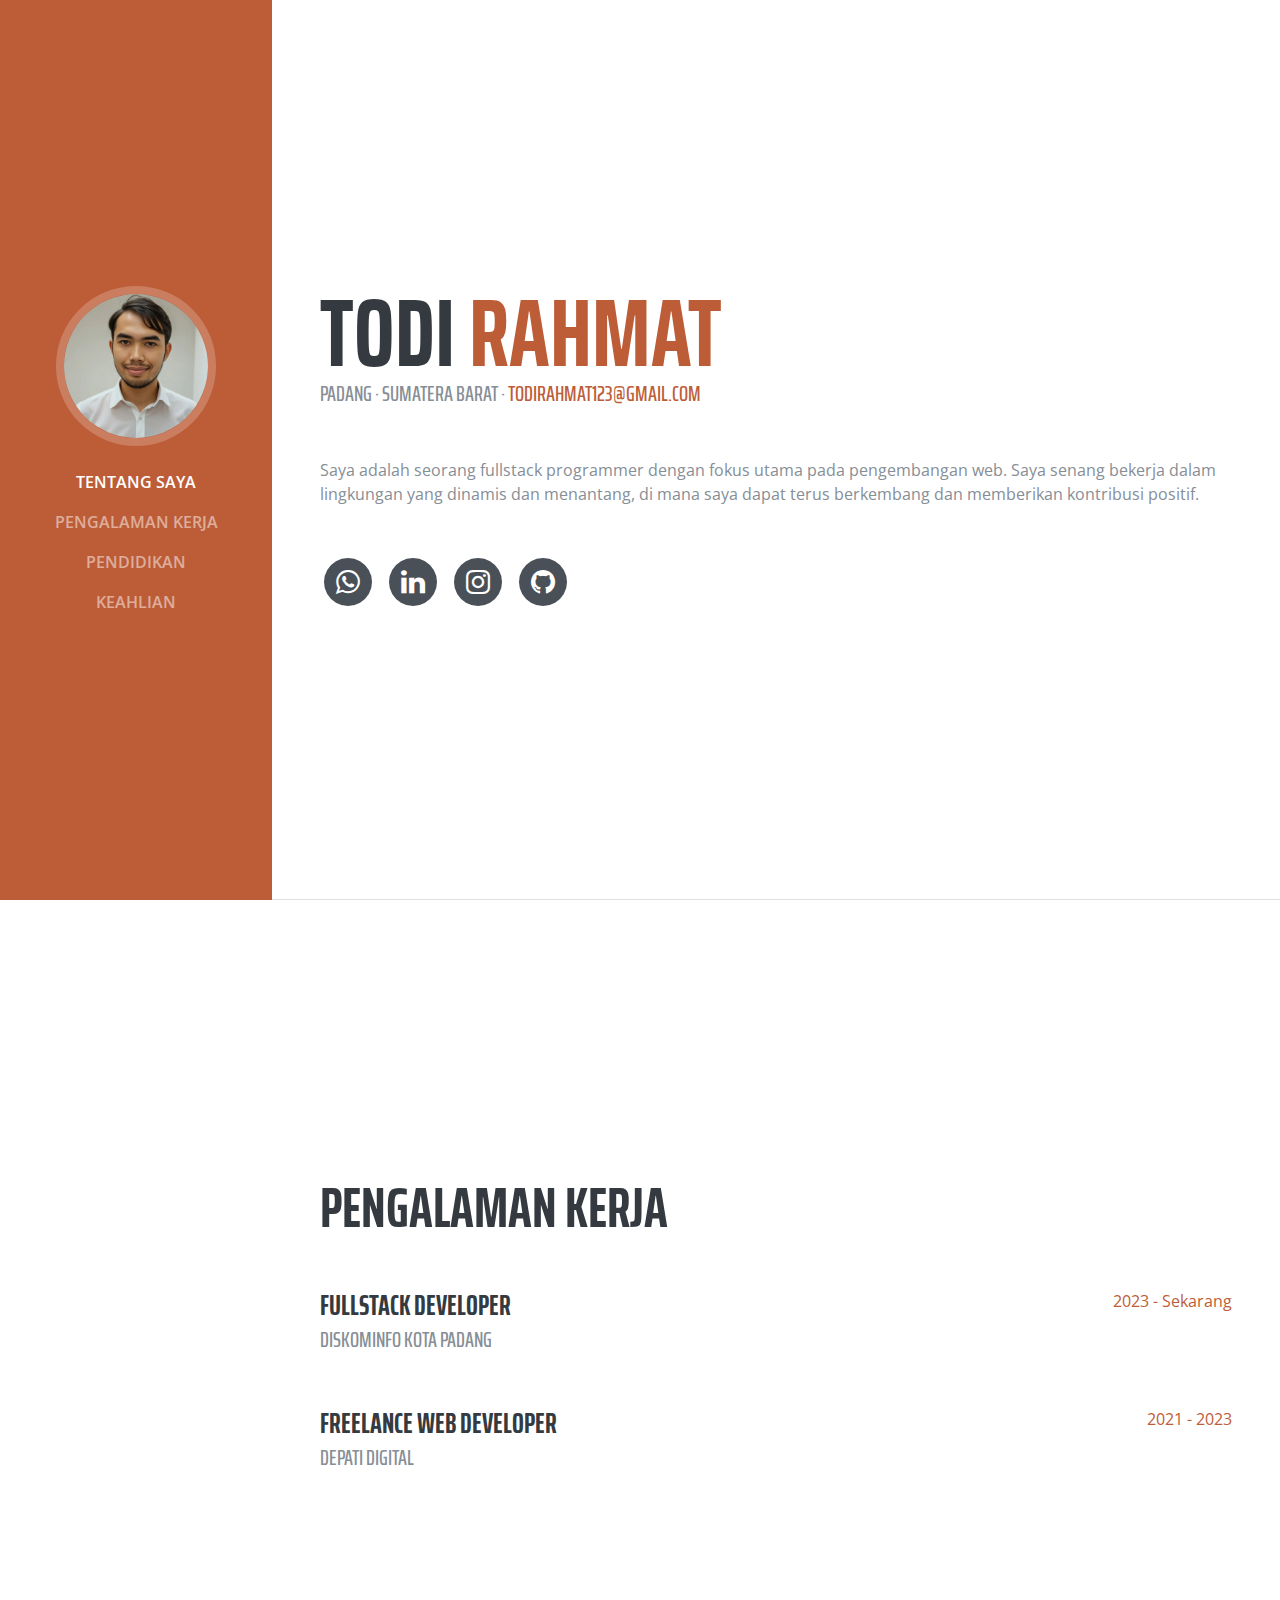
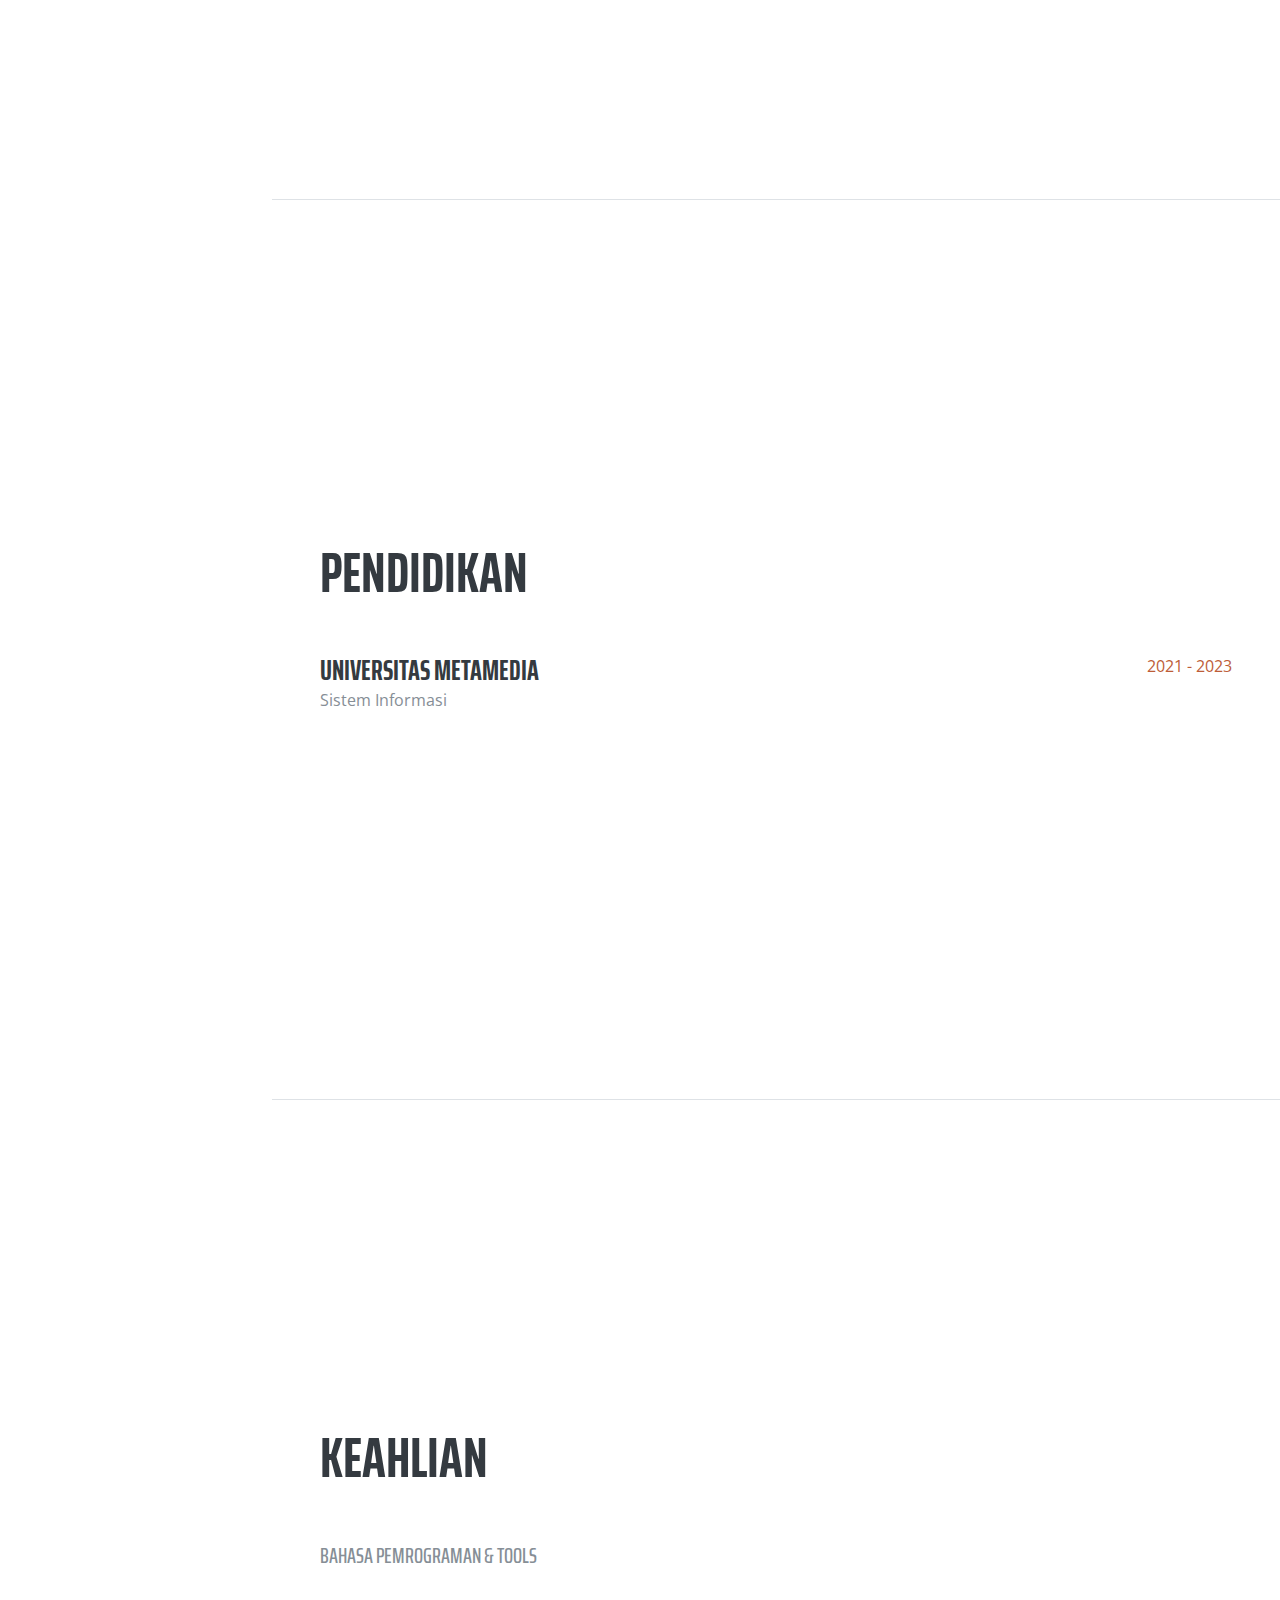
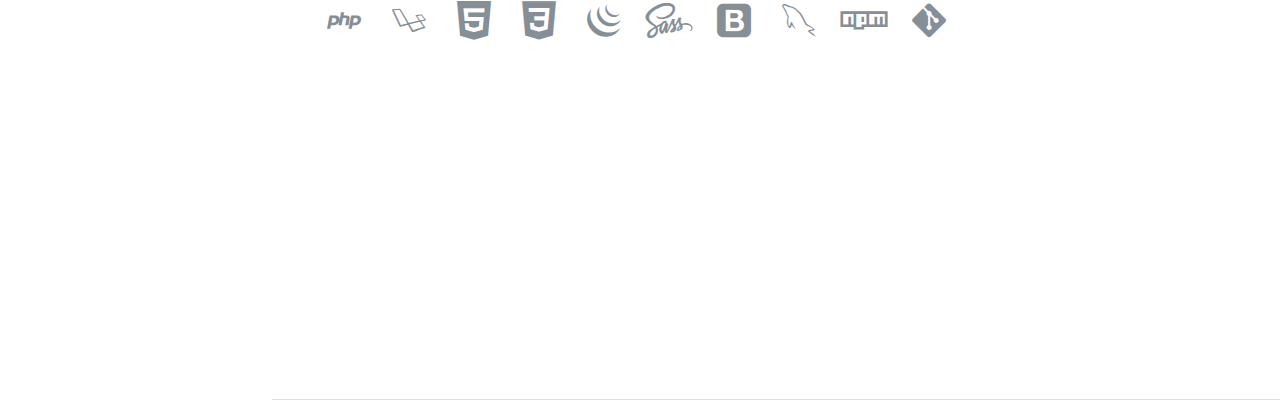
<file: old/index.html>
<!DOCTYPE html>
<html lang="en">

  <head>

    <meta charset="utf-8">
    <meta name="viewport" content="width=device-width, initial-scale=1, shrink-to-fit=no">
    <meta name="description" content="">
    <meta name="author" content="">

    <title>Todi Rahmat - Portfolio</title>

    <!-- Bootstrap core CSS -->
    <link href="vendor/bootstrap/css/bootstrap.min.css" rel="stylesheet">

    <!-- Custom fonts for this template -->
    <link href="https://fonts.googleapis.com/css?family=Saira+Extra+Condensed:100,200,300,400,500,600,700,800,900" rel="stylesheet">
    <link href="https://fonts.googleapis.com/css?family=Open+Sans:300,300i,400,400i,600,600i,700,700i,800,800i" rel="stylesheet">
    <link href="vendor/font-awesome/css/font-awesome.min.css" rel="stylesheet">
    <link href="vendor/devicons/css/devicons.min.css" rel="stylesheet">
    <link href="vendor/simple-line-icons/css/simple-line-icons.css" rel="stylesheet">

    <!-- Custom styles for this template -->
    <link href="css/resume.min.css" rel="stylesheet">

  </head>

  <body id="page-top">

    <nav class="navbar navbar-expand-lg navbar-dark bg-primary fixed-top" id="sideNav">
      <a class="navbar-brand js-scroll-trigger" href="#page-top">
        <!-- <span class="d-block d-lg-none">TR</span> -->
        <span class="d-none d-lg-block">
          <img class="img-fluid img-profile rounded-circle mx-auto mb-2" src="img/avatar.png" alt="">
        </span>
      </a>
      <button class="navbar-toggler" type="button" data-toggle="collapse" data-target="#navbarSupportedContent" aria-controls="navbarSupportedContent" aria-expanded="false" aria-label="Toggle navigation">
        <span class="navbar-toggler-icon"></span>
      </button>
      <div class="collapse navbar-collapse" id="navbarSupportedContent">
        <ul class="navbar-nav">
          <li class="nav-item">
            <a class="nav-link js-scroll-trigger" href="#about">Tentang Saya</a>
          </li>
          <li class="nav-item">
            <a class="nav-link js-scroll-trigger" href="#experience">Pengalaman Kerja</a>
          </li>
          <li class="nav-item">
            <a class="nav-link js-scroll-trigger" href="#education">Pendidikan</a>
          </li>
          <li class="nav-item">
            <a class="nav-link js-scroll-trigger" href="#skills">Keahlian</a>
          </li>
          <!-- <li class="nav-item">
            <a class="nav-link js-scroll-trigger" href="#interests">Interests</a>
          </li> -->
          <!-- <li class="nav-item">
            <a class="nav-link js-scroll-trigger" href="#awards">Awards</a>
          </li> -->
        </ul>
      </div>
    </nav>

    <div class="container-fluid p-0">

      <section class="resume-section p-3 p-lg-5 d-flex d-column" id="about">
        <div class="my-auto">
          <h1 class="mb-0">Todi
            <span class="text-primary">Rahmat</span>
          </h1>
          <div class="subheading mb-5">Padang · Sumatera Barat ·
            <a href="mailto:todirahmat123@gmail.com">todirahmat123@gmail.com</a>
          </div>
          <p class="mb-5">
            Saya adalah seorang fullstack programmer dengan fokus utama pada pengembangan
            web. Saya senang bekerja dalam lingkungan yang dinamis dan menantang, di mana
            saya dapat terus berkembang dan memberikan kontribusi positif.
          </p>
          <ul class="list-inline list-social-icons mb-0">
            <li class="list-inline-item">
              <a href="https://wa.me/6285366283735" target="_blank">
                <span class="fa-stack fa-lg">
                  <i class="fa fa-circle fa-stack-2x"></i>
                  <i class="fa fa-whatsapp fa-stack-1x fa-inverse"></i>
                </span>
              </a>
            </li>
            <li class="list-inline-item">
              <a href="https://id.linkedin.com/in/todirahmat" target="_blank">
                <span class="fa-stack fa-lg">
                  <i class="fa fa-circle fa-stack-2x"></i>
                  <i class="fa fa-linkedin fa-stack-1x fa-inverse"></i>
                </span>
              </a>
            </li>
            <li class="list-inline-item">
              <a href="https://www.instagram.com/todi_rhmt/" target="_blank">
                <span class="fa-stack fa-lg">
                  <i class="fa fa-circle fa-stack-2x"></i>
                  <i class="fa fa-instagram fa-stack-1x fa-inverse"></i>
                </span>
              </a>
            </li>
            <li class="list-inline-item">
              <a href="https://github.com/todikun" target="_blank">
                <span class="fa-stack fa-lg">
                  <i class="fa fa-circle fa-stack-2x"></i>
                  <i class="fa fa-github fa-stack-1x fa-inverse"></i>
                </span>
              </a>
            </li>
          </ul>
        </div>
      </section>

      <section class="resume-section p-3 p-lg-5 d-flex flex-column" id="experience">
        <div class="my-auto">
          <h2 class="mb-5">Pengalaman Kerja</h2>

          <div class="resume-item d-flex flex-column flex-md-row mb-5">
            <div class="resume-content mr-auto">
              <h3 class="mb-0">Fullstack Developer</h3>
              <div class="subheading mb-1">Diskominfo Kota Padang</div>
              <!-- <p>Bring to the table win-win survival strategies to ensure proactive domination. At the end of the day, going forward, a new normal that has evolved from generation X is on the runway heading towards a streamlined cloud solution. User generated content in real-time will have multiple touchpoints for offshoring.</p> -->
            </div>
            <div class="resume-date text-md-right">
              <span class="text-primary">2023 - Sekarang</span>
            </div>
          </div>

          <div class="resume-item d-flex flex-column flex-md-row mb-5">
            <div class="resume-content mr-auto">
              <h3 class="mb-0">Freelance Web Developer</h3>
              <div class="subheading mb-1">Depati Digital</div>
              <!-- <p>Bring to the table win-win survival strategies to ensure proactive domination. At the end of the day, going forward, a new normal that has evolved from generation X is on the runway heading towards a streamlined cloud solution. User generated content in real-time will have multiple touchpoints for offshoring.</p> -->
            </div>
            <div class="resume-date text-md-right">
              <span class="text-primary">2021 - 2023</span>
            </div>
          </div>

        </div>

      </section>

      <section class="resume-section p-3 p-lg-5 d-flex flex-column" id="education">
        <div class="my-auto">
          <h2 class="mb-5">Pendidikan</h2>

          <div class="resume-item d-flex flex-column flex-md-row mb-5">
            <div class="resume-content mr-auto">
              <h3 class="mb-0">Universitas Metamedia</h3>
              <!-- <div class="subheading mb-3">Bachelor of Science</div> -->
              <div>Sistem Informasi</div>
              <!-- <p>GPA: 3.23</p> -->
            </div>
            <div class="resume-date text-md-right">
              <span class="text-primary">2021 - 2023</span>
            </div>
          </div>

          <!-- <div class="resume-item d-flex flex-column flex-md-row">
            <div class="resume-content mr-auto">
              <h3 class="mb-0">James Buchanan High School</h3>
              <div class="subheading mb-3">Technology Magnet Program</div>
              <p>GPA: 3.56</p>
            </div>
            <div class="resume-date text-md-right">
              <span class="text-primary">August 2002 - May 2006</span>
            </div>
          </div> -->

        </div>
      </section>

      <section class="resume-section p-3 p-lg-5 d-flex flex-column" id="skills">
        <div class="my-auto">
          <h2 class="mb-5">Keahlian</h2>

          <div class="subheading mb-3">Bahasa Pemrograman &amp; Tools</div>
          <ul class="list-inline list-icons">
            <li class="list-inline-item">
              <i class="devicons devicons-php"></i>
            </li>
            <li class="list-inline-item">
              <i class="devicons devicons-laravel"></i>
            </li>
            <li class="list-inline-item">
              <i class="devicons devicons-html5"></i>
            </li>
            <li class="list-inline-item">
              <i class="devicons devicons-css3"></i>
            </li>
            <li class="list-inline-item">
              <i class="devicons devicons-jquery"></i>
            </li>
            <li class="list-inline-item">
              <i class="devicons devicons-sass"></i>
            </li>
            <li class="list-inline-item">
              <i class="devicons devicons-bootstrap"></i>
            </li>
            <li class="list-inline-item">
              <i class="devicons devicons-mysql"></i>
            </li>
            <li class="list-inline-item">
              <i class="devicons devicons-npm"></i>
            </li>
            <li class="list-inline-item">
              <i class="devicons devicons-git"></i>
            </li>
          </ul>

          <!-- <div class="subheading mb-3">Workflow</div>
          <ul class="fa-ul mb-0">
            <li>
              <i class="fa-li fa fa-check"></i>
              Mobile-First, Responsive Design</li>
            <li>
              <i class="fa-li fa fa-check"></i>
              Cross Browser Testing &amp; Debugging</li>
            <li>
              <i class="fa-li fa fa-check"></i>
              Cross Functional Teams</li>
            <li>
              <i class="fa-li fa fa-check"></i>
              Agile Development &amp; Scrum</li>
          </ul> -->
        </div>
      </section>

      <!-- <section class="resume-section p-3 p-lg-5 d-flex flex-column" id="interests">
        <div class="my-auto">
          <h2 class="mb-5">Interests</h2>
          <p>Apart from being a web developer, I enjoy most of my time being outdoors. In the winter, I am an avid skiier and novice ice climber. During the warmer months here in Colorado, I enjoy mountain biking, free climbing, and kayaking.</p>
          <p class="mb-0">When forced indoors, I follow a number of sci-fi and fantasy genre movies and television shows, I am an aspiring chef, and I spend a large amount of my free time exploring the latest technolgy advancements in the front-end web development world.</p>
        </div>
      </section> -->

      <!-- <section class="resume-section p-3 p-lg-5 d-flex flex-column" id="awards">
        <div class="my-auto">
          <h2 class="mb-5">Awards &amp; Certifications</h2>
          <ul class="fa-ul mb-0">
            <li>
              <i class="fa-li fa fa-trophy text-warning"></i>
              Google Analytics Certified Developer</li>
            <li>
              <i class="fa-li fa fa-trophy text-warning"></i>
              Mobile Web Specialist - Google Certification</li>
            <li>
              <i class="fa-li fa fa-trophy text-warning"></i>
              1<sup>st</sup>
              Place - University of Colorado Boulder - Emerging Tech Competition 2009</li>
            <li>
              <i class="fa-li fa fa-trophy text-warning"></i>
              1<sup>st</sup>
              Place - University of Colorado Boulder - Adobe Creative Jam 2008 (UI Design Category)</li>
            <li>
              <i class="fa-li fa fa-trophy text-warning"></i>
              2<sup>nd</sup>
              Place - University of Colorado Boulder - Emerging Tech Competition 2008</li>
            <li>
            <li>
              <i class="fa-li fa fa-trophy text-warning"></i>
              1<sup>st</sup>
              Place - James Buchanan High School - Hackathon 2006</li>
            <li>
              <i class="fa-li fa fa-trophy text-warning"></i>
              3<sup>rd</sup>
              Place - James Buchanan High School - Hackathon 2005</li>
          </ul>
        </div>
      </section> -->

    </div>

    <!-- Bootstrap core JavaScript -->
    <script src="vendor/jquery/jquery.min.js"></script>
    <script src="vendor/bootstrap/js/bootstrap.bundle.min.js"></script>

    <!-- Plugin JavaScript -->
    <script src="vendor/jquery-easing/jquery.easing.min.js"></script>

    <!-- Custom scripts for this template -->
    <script src="js/resume.min.js"></script>

  </body>

</html>
</file>
<file: old/vendor/simple-line-icons/css/simple-line-icons.css>
@font-face {
  font-family: 'simple-line-icons';
  src: url('../fonts/Simple-Line-Icons.eot?v=2.4.0');
  src: url('../fonts/Simple-Line-Icons.eot?v=2.4.0#iefix') format('embedded-opentype'), url('../fonts/Simple-Line-Icons.woff2?v=2.4.0') format('woff2'), url('../fonts/Simple-Line-Icons.ttf?v=2.4.0') format('truetype'), url('../fonts/Simple-Line-Icons.woff?v=2.4.0') format('woff'), url('../fonts/Simple-Line-Icons.svg?v=2.4.0#simple-line-icons') format('svg');
  font-weight: normal;
  font-style: normal;
}
/*
 Use the following CSS code if you want to have a class per icon.
 Instead of a list of all class selectors, you can use the generic [class*="icon-"] selector, but it's slower:
*/
.icon-user,
.icon-people,
.icon-user-female,
.icon-user-follow,
.icon-user-following,
.icon-user-unfollow,
.icon-login,
.icon-logout,
.icon-emotsmile,
.icon-phone,
.icon-call-end,
.icon-call-in,
.icon-call-out,
.icon-map,
.icon-location-pin,
.icon-direction,
.icon-directions,
.icon-compass,
.icon-layers,
.icon-menu,
.icon-list,
.icon-options-vertical,
.icon-options,
.icon-arrow-down,
.icon-arrow-left,
.icon-arrow-right,
.icon-arrow-up,
.icon-arrow-up-circle,
.icon-arrow-left-circle,
.icon-arrow-right-circle,
.icon-arrow-down-circle,
.icon-check,
.icon-clock,
.icon-plus,
.icon-minus,
.icon-close,
.icon-event,
.icon-exclamation,
.icon-organization,
.icon-trophy,
.icon-screen-smartphone,
.icon-screen-desktop,
.icon-plane,
.icon-notebook,
.icon-mustache,
.icon-mouse,
.icon-magnet,
.icon-energy,
.icon-disc,
.icon-cursor,
.icon-cursor-move,
.icon-crop,
.icon-chemistry,
.icon-speedometer,
.icon-shield,
.icon-screen-tablet,
.icon-magic-wand,
.icon-hourglass,
.icon-graduation,
.icon-ghost,
.icon-game-controller,
.icon-fire,
.icon-eyeglass,
.icon-envelope-open,
.icon-envelope-letter,
.icon-bell,
.icon-badge,
.icon-anchor,
.icon-wallet,
.icon-vector,
.icon-speech,
.icon-puzzle,
.icon-printer,
.icon-present,
.icon-playlist,
.icon-pin,
.icon-picture,
.icon-handbag,
.icon-globe-alt,
.icon-globe,
.icon-folder-alt,
.icon-folder,
.icon-film,
.icon-feed,
.icon-drop,
.icon-drawer,
.icon-docs,
.icon-doc,
.icon-diamond,
.icon-cup,
.icon-calculator,
.icon-bubbles,
.icon-briefcase,
.icon-book-open,
.icon-basket-loaded,
.icon-basket,
.icon-bag,
.icon-action-undo,
.icon-action-redo,
.icon-wrench,
.icon-umbrella,
.icon-trash,
.icon-tag,
.icon-support,
.icon-frame,
.icon-size-fullscreen,
.icon-size-actual,
.icon-shuffle,
.icon-share-alt,
.icon-share,
.icon-rocket,
.icon-question,
.icon-pie-chart,
.icon-pencil,
.icon-note,
.icon-loop,
.icon-home,
.icon-grid,
.icon-graph,
.icon-microphone,
.icon-music-tone-alt,
.icon-music-tone,
.icon-earphones-alt,
.icon-earphones,
.icon-equalizer,
.icon-like,
.icon-dislike,
.icon-control-start,
.icon-control-rewind,
.icon-control-play,
.icon-control-pause,
.icon-control-forward,
.icon-control-end,
.icon-volume-1,
.icon-volume-2,
.icon-volume-off,
.icon-calendar,
.icon-bulb,
.icon-chart,
.icon-ban,
.icon-bubble,
.icon-camrecorder,
.icon-camera,
.icon-cloud-download,
.icon-cloud-upload,
.icon-envelope,
.icon-eye,
.icon-flag,
.icon-heart,
.icon-info,
.icon-key,
.icon-link,
.icon-lock,
.icon-lock-open,
.icon-magnifier,
.icon-magnifier-add,
.icon-magnifier-remove,
.icon-paper-clip,
.icon-paper-plane,
.icon-power,
.icon-refresh,
.icon-reload,
.icon-settings,
.icon-star,
.icon-symbol-female,
.icon-symbol-male,
.icon-target,
.icon-credit-card,
.icon-paypal,
.icon-social-tumblr,
.icon-social-twitter,
.icon-social-facebook,
.icon-social-instagram,
.icon-social-linkedin,
.icon-social-pinterest,
.icon-social-github,
.icon-social-google,
.icon-social-reddit,
.icon-social-skype,
.icon-social-dribbble,
.icon-social-behance,
.icon-social-foursqare,
.icon-social-soundcloud,
.icon-social-spotify,
.icon-social-stumbleupon,
.icon-social-youtube,
.icon-social-dropbox,
.icon-social-vkontakte,
.icon-social-steam {
  font-family: 'simple-line-icons';
  speak: none;
  font-style: normal;
  font-weight: normal;
  font-variant: normal;
  text-transform: none;
  line-height: 1;
  /* Better Font Rendering =========== */
  -webkit-font-smoothing: antialiased;
  -moz-osx-font-smoothing: grayscale;
}
.icon-user:before {
  content: "\e005";
}
.icon-people:before {
  content: "\e001";
}
.icon-user-female:before {
  content: "\e000";
}
.icon-user-follow:before {
  content: "\e002";
}
.icon-user-following:before {
  content: "\e003";
}
.icon-user-unfollow:before {
  content: "\e004";
}
.icon-login:before {
  content: "\e066";
}
.icon-logout:before {
  content: "\e065";
}
.icon-emotsmile:before {
  content: "\e021";
}
.icon-phone:before {
  content: "\e600";
}
.icon-call-end:before {
  content: "\e048";
}
.icon-call-in:before {
  content: "\e047";
}
.icon-call-out:before {
  content: "\e046";
}
.icon-map:before {
  content: "\e033";
}
.icon-location-pin:before {
  content: "\e096";
}
.icon-direction:before {
  content: "\e042";
}
.icon-directions:before {
  content: "\e041";
}
.icon-compass:before {
  content: "\e045";
}
.icon-layers:before {
  content: "\e034";
}
.icon-menu:before {
  content: "\e601";
}
.icon-list:before {
  content: "\e067";
}
.icon-options-vertical:before {
  content: "\e602";
}
.icon-options:before {
  content: "\e603";
}
.icon-arrow-down:before {
  content: "\e604";
}
.icon-arrow-left:before {
  content: "\e605";
}
.icon-arrow-right:before {
  content: "\e606";
}
.icon-arrow-up:before {
  content: "\e607";
}
.icon-arrow-up-circle:before {
  content: "\e078";
}
.icon-arrow-left-circle:before {
  content: "\e07a";
}
.icon-arrow-right-circle:before {
  content: "\e079";
}
.icon-arrow-down-circle:before {
  content: "\e07b";
}
.icon-check:before {
  content: "\e080";
}
.icon-clock:before {
  content: "\e081";
}
.icon-plus:before {
  content: "\e095";
}
.icon-minus:before {
  content: "\e615";
}
.icon-close:before {
  content: "\e082";
}
.icon-event:before {
  content: "\e619";
}
.icon-exclamation:before {
  content: "\e617";
}
.icon-organization:before {
  content: "\e616";
}
.icon-trophy:before {
  content: "\e006";
}
.icon-screen-smartphone:before {
  content: "\e010";
}
.icon-screen-desktop:before {
  content: "\e011";
}
.icon-plane:before {
  content: "\e012";
}
.icon-notebook:before {
  content: "\e013";
}
.icon-mustache:before {
  content: "\e014";
}
.icon-mouse:before {
  content: "\e015";
}
.icon-magnet:before {
  content: "\e016";
}
.icon-energy:before {
  content: "\e020";
}
.icon-disc:before {
  content: "\e022";
}
.icon-cursor:before {
  content: "\e06e";
}
.icon-cursor-move:before {
  content: "\e023";
}
.icon-crop:before {
  content: "\e024";
}
.icon-chemistry:before {
  content: "\e026";
}
.icon-speedometer:before {
  content: "\e007";
}
.icon-shield:before {
  content: "\e00e";
}
.icon-screen-tablet:before {
  content: "\e00f";
}
.icon-magic-wand:before {
  content: "\e017";
}
.icon-hourglass:before {
  content: "\e018";
}
.icon-graduation:before {
  content: "\e019";
}
.icon-ghost:before {
  content: "\e01a";
}
.icon-game-controller:before {
  content: "\e01b";
}
.icon-fire:before {
  content: "\e01c";
}
.icon-eyeglass:before {
  content: "\e01d";
}
.icon-envelope-open:before {
  content: "\e01e";
}
.icon-envelope-letter:before {
  content: "\e01f";
}
.icon-bell:before {
  content: "\e027";
}
.icon-badge:before {
  content: "\e028";
}
.icon-anchor:before {
  content: "\e029";
}
.icon-wallet:before {
  content: "\e02a";
}
.icon-vector:before {
  content: "\e02b";
}
.icon-speech:before {
  content: "\e02c";
}
.icon-puzzle:before {
  content: "\e02d";
}
.icon-printer:before {
  content: "\e02e";
}
.icon-present:before {
  content: "\e02f";
}
.icon-playlist:before {
  content: "\e030";
}
.icon-pin:before {
  content: "\e031";
}
.icon-picture:before {
  content: "\e032";
}
.icon-handbag:before {
  content: "\e035";
}
.icon-globe-alt:before {
  content: "\e036";
}
.icon-globe:before {
  content: "\e037";
}
.icon-folder-alt:before {
  content: "\e039";
}
.icon-folder:before {
  content: "\e089";
}
.icon-film:before {
  content: "\e03a";
}
.icon-feed:before {
  content: "\e03b";
}
.icon-drop:before {
  content: "\e03e";
}
.icon-drawer:before {
  content: "\e03f";
}
.icon-docs:before {
  content: "\e040";
}
.icon-doc:before {
  content: "\e085";
}
.icon-diamond:before {
  content: "\e043";
}
.icon-cup:before {
  content: "\e044";
}
.icon-calculator:before {
  content: "\e049";
}
.icon-bubbles:before {
  content: "\e04a";
}
.icon-briefcase:before {
  content: "\e04b";
}
.icon-book-open:before {
  content: "\e04c";
}
.icon-basket-loaded:before {
  content: "\e04d";
}
.icon-basket:before {
  content: "\e04e";
}
.icon-bag:before {
  content: "\e04f";
}
.icon-action-undo:before {
  content: "\e050";
}
.icon-action-redo:before {
  content: "\e051";
}
.icon-wrench:before {
  content: "\e052";
}
.icon-umbrella:before {
  content: "\e053";
}
.icon-trash:before {
  content: "\e054";
}
.icon-tag:before {
  content: "\e055";
}
.icon-support:before {
  content: "\e056";
}
.icon-frame:before {
  content: "\e038";
}
.icon-size-fullscreen:before {
  content: "\e057";
}
.icon-size-actual:before {
  content: "\e058";
}
.icon-shuffle:before {
  content: "\e059";
}
.icon-share-alt:before {
  content: "\e05a";
}
.icon-share:before {
  content: "\e05b";
}
.icon-rocket:before {
  content: "\e05c";
}
.icon-question:before {
  content: "\e05d";
}
.icon-pie-chart:before {
  content: "\e05e";
}
.icon-pencil:before {
  content: "\e05f";
}
.icon-note:before {
  content: "\e060";
}
.icon-loop:before {
  content: "\e064";
}
.icon-home:before {
  content: "\e069";
}
.icon-grid:before {
  content: "\e06a";
}
.icon-graph:before {
  content: "\e06b";
}
.icon-microphone:before {
  content: "\e063";
}
.icon-music-tone-alt:before {
  content: "\e061";
}
.icon-music-tone:before {
  content: "\e062";
}
.icon-earphones-alt:before {
  content: "\e03c";
}
.icon-earphones:before {
  content: "\e03d";
}
.icon-equalizer:before {
  content: "\e06c";
}
.icon-like:before {
  content: "\e068";
}
.icon-dislike:before {
  content: "\e06d";
}
.icon-control-start:before {
  content: "\e06f";
}
.icon-control-rewind:before {
  content: "\e070";
}
.icon-control-play:before {
  content: "\e071";
}
.icon-control-pause:before {
  content: "\e072";
}
.icon-control-forward:before {
  content: "\e073";
}
.icon-control-end:before {
  content: "\e074";
}
.icon-volume-1:before {
  content: "\e09f";
}
.icon-volume-2:before {
  content: "\e0a0";
}
.icon-volume-off:before {
  content: "\e0a1";
}
.icon-calendar:before {
  content: "\e075";
}
.icon-bulb:before {
  content: "\e076";
}
.icon-chart:before {
  content: "\e077";
}
.icon-ban:before {
  content: "\e07c";
}
.icon-bubble:before {
  content: "\e07d";
}
.icon-camrecorder:before {
  content: "\e07e";
}
.icon-camera:before {
  content: "\e07f";
}
.icon-cloud-download:before {
  content: "\e083";
}
.icon-cloud-upload:before {
  content: "\e084";
}
.icon-envelope:before {
  content: "\e086";
}
.icon-eye:before {
  content: "\e087";
}
.icon-flag:before {
  content: "\e088";
}
.icon-heart:before {
  content: "\e08a";
}
.icon-info:before {
  content: "\e08b";
}
.icon-key:before {
  content: "\e08c";
}
.icon-link:before {
  content: "\e08d";
}
.icon-lock:before {
  content: "\e08e";
}
.icon-lock-open:before {
  content: "\e08f";
}
.icon-magnifier:before {
  content: "\e090";
}
.icon-magnifier-add:before {
  content: "\e091";
}
.icon-magnifier-remove:before {
  content: "\e092";
}
.icon-paper-clip:before {
  content: "\e093";
}
.icon-paper-plane:before {
  content: "\e094";
}
.icon-power:before {
  content: "\e097";
}
.icon-refresh:before {
  content: "\e098";
}
.icon-reload:before {
  content: "\e099";
}
.icon-settings:before {
  content: "\e09a";
}
.icon-star:before {
  content: "\e09b";
}
.icon-symbol-female:before {
  content: "\e09c";
}
.icon-symbol-male:before {
  content: "\e09d";
}
.icon-target:before {
  content: "\e09e";
}
.icon-credit-card:before {
  content: "\e025";
}
.icon-paypal:before {
  content: "\e608";
}
.icon-social-tumblr:before {
  content: "\e00a";
}
.icon-social-twitter:before {
  content: "\e009";
}
.icon-social-facebook:before {
  content: "\e00b";
}
.icon-social-instagram:before {
  content: "\e609";
}
.icon-social-linkedin:before {
  content: "\e60a";
}
.icon-social-pinterest:before {
  content: "\e60b";
}
.icon-social-github:before {
  content: "\e60c";
}
.icon-social-google:before {
  content: "\e60d";
}
.icon-social-reddit:before {
  content: "\e60e";
}
.icon-social-skype:before {
  content: "\e60f";
}
.icon-social-dribbble:before {
  content: "\e00d";
}
.icon-social-behance:before {
  content: "\e610";
}
.icon-social-foursqare:before {
  content: "\e611";
}
.icon-social-soundcloud:before {
  content: "\e612";
}
.icon-social-spotify:before {
  content: "\e613";
}
.icon-social-stumbleupon:before {
  content: "\e614";
}
.icon-social-youtube:before {
  content: "\e008";
}
.icon-social-dropbox:before {
  content: "\e00c";
}
.icon-social-vkontakte:before {
  content: "\e618";
}
.icon-social-steam:before {
  content: "\e620";
}
</file>
<file: old/vendor/devicons/css/devicons.min.css>
/*!
 *  Devicons 1.8.0 made by Theodore Vorillas / http://vorillaz.com 
 */
@font-face{font-family:devicons;src:url(../fonts/devicons.eot?xqxft6);src:url(../fonts/devicons.eot?#iefixxqxft6) format("embedded-opentype"),url(../fonts/devicons.woff?xqxft6) format("woff"),url(../fonts/devicons.ttf?xqxft6) format("truetype"),url(../fonts/devicons.svg?xqxft6#devicons) format("svg");font-weight:400;font-style:normal}.devicons{font-family:devicons;speak:none;font-style:normal;font-weight:400;font-variant:normal;text-transform:none;line-height:1;-webkit-font-smoothing:antialiased;-moz-osx-font-smoothing:grayscale}.devicons-git:before{content:"\e602"}.devicons-git_compare:before{content:"\e628"}.devicons-git_branch:before{content:"\e625"}.devicons-git_commit:before{content:"\e629"}.devicons-git_pull_request:before{content:"\e626"}.devicons-git_merge:before{content:"\e627"}.devicons-bitbucket:before{content:"\e603"}.devicons-github_alt:before{content:"\e608"}.devicons-github_badge:before{content:"\e609"}.devicons-github:before{content:"\e60a"}.devicons-github_full:before{content:"\e617"}.devicons-java:before{content:"\e638"}.devicons-ruby:before{content:"\e639"}.devicons-scala:before{content:"\e637"}.devicons-python:before{content:"\e63c"}.devicons-go:before{content:"\e624"}.devicons-ruby_on_rails:before{content:"\e63b"}.devicons-django:before{content:"\e61d"}.devicons-markdown:before{content:"\e63e"}.devicons-php:before{content:"\e63d"}.devicons-mysql:before{content:"\e604"}.devicons-streamline:before{content:"\e605"}.devicons-database:before{content:"\e606"}.devicons-laravel:before{content:"\e63f"}.devicons-javascript:before{content:"\e64e"}.devicons-angular:before{content:"\e653"}.devicons-backbone:before{content:"\e652"}.devicons-coffeescript:before{content:"\e651"}.devicons-jquery:before{content:"\e650"}.devicons-modernizr:before{content:"\e620"}.devicons-jquery_ui:before{content:"\e654"}.devicons-ember:before{content:"\e61b"}.devicons-dojo:before{content:"\e61c"}.devicons-nodejs:before{content:"\e619"}.devicons-nodejs_small:before{content:"\e618"}.devicons-javascript_shield:before{content:"\e64f"}.devicons-bootstrap:before{content:"\e647"}.devicons-sass:before{content:"\e64b"}.devicons-css3_full:before{content:"\e64a"}.devicons-css3:before{content:"\e649"}.devicons-html5:before{content:"\e636"}.devicons-html5_multimedia:before{content:"\e632"}.devicons-html5_device_access:before{content:"\e633"}.devicons-html5_3d_effects:before{content:"\e635"}.devicons-html5_connectivity:before{content:"\e634"}.devicons-ghost_small:before{content:"\e614"}.devicons-ghost:before{content:"\e61f"}.devicons-magento:before{content:"\e640"}.devicons-joomla:before{content:"\e641"}.devicons-jekyll_small:before{content:"\e60d"}.devicons-drupal:before{content:"\e642"}.devicons-wordpress:before{content:"\e60b"}.devicons-grunt:before{content:"\e64c"}.devicons-bower:before{content:"\e64d"}.devicons-npm:before{content:"\e61e"}.devicons-yahoo_small:before{content:"\e62b"}.devicons-yahoo:before{content:"\e615"}.devicons-bing_small:before{content:"\e600"}.devicons-windows:before{content:"\e60f"}.devicons-linux:before{content:"\e612"}.devicons-ubuntu:before{content:"\e63a"}.devicons-android:before{content:"\e60e"}.devicons-apple:before{content:"\e611"}.devicons-appstore:before{content:"\e613"}.devicons-phonegap:before{content:"\e630"}.devicons-blackberry:before{content:"\e623"}.devicons-stackoverflow:before{content:"\e610"}.devicons-techcrunch:before{content:"\e62c"}.devicons-codrops:before{content:"\e62f"}.devicons-css_tricks:before{content:"\e601"}.devicons-smashing_magazine:before{content:"\e62d"}.devicons-netmagazine:before{content:"\e62e"}.devicons-codepen:before{content:"\e616"}.devicons-cssdeck:before{content:"\e62a"}.devicons-hackernews:before{content:"\e61a"}.devicons-dropbox:before{content:"\e607"}.devicons-google_drive:before{content:"\e631"}.devicons-visualstudio:before{content:"\e60c"}.devicons-unity_small:before{content:"\e621"}.devicons-raspberry_pi:before{content:"\e622"}.devicons-chrome:before{content:"\e643"}.devicons-ie:before{content:"\e644"}.devicons-firefox:before{content:"\e645"}.devicons-opera:before{content:"\e646"}.devicons-safari:before{content:"\e648"}.devicons-swift:before{content:"\e655"}.devicons-symfony:before{content:"\e656"}.devicons-symfony_badge:before{content:"\e657"}.devicons-less:before{content:"\e658"}.devicons-stylus:before{content:"\e659"}.devicons-trello:before{content:"\e65a"}.devicons-atlassian:before{content:"\e65b"}.devicons-jira:before{content:"\e65c"}.devicons-envato:before{content:"\e65d"}.devicons-snap_svg:before{content:"\e65e"}.devicons-raphael:before{content:"\e65f"}.devicons-google_analytics:before{content:"\e660"}.devicons-compass:before{content:"\e661"}.devicons-onedrive:before{content:"\e662"}.devicons-gulp:before{content:"\e663"}.devicons-atom:before{content:"\e664"}.devicons-cisco:before{content:"\e665"}.devicons-nancy:before{content:"\e666"}.devicons-clojure:before{content:"\e668"}.devicons-clojure_alt:before{content:"\e66a"}.devicons-perl:before{content:"\e669"}.devicons-celluloid:before{content:"\e66b"}.devicons-w3c:before{content:"\e66c"}.devicons-redis:before{content:"\e66d"}.devicons-postgresql:before{content:"\e66e"}.devicons-webplatform:before{content:"\e66f"}.devicons-jenkins:before{content:"\e667"}.devicons-requirejs:before{content:"\e670"}.devicons-opensource:before{content:"\e671"}.devicons-typo3:before{content:"\e672"}.devicons-uikit:before{content:"\e673"}.devicons-doctrine:before{content:"\e674"}.devicons-groovy:before{content:"\e675"}.devicons-nginx:before{content:"\e676"}.devicons-haskell:before{content:"\e677"}.devicons-zend:before{content:"\e678"}.devicons-gnu:before{content:"\e679"}.devicons-yeoman:before{content:"\e67a"}.devicons-heroku:before{content:"\e67b"}.devicons-debian:before{content:"\e67d"}.devicons-travis:before{content:"\e67e"}.devicons-dotnet:before{content:"\e67f"}.devicons-codeigniter:before{content:"\e680"}.devicons-javascript_badge:before{content:"\e681"}.devicons-yii:before{content:"\e682"}.devicons-msql_server:before{content:"\e67c"}.devicons-composer:before{content:"\e683"}.devicons-krakenjs_badge:before{content:"\e684"}.devicons-krakenjs:before{content:"\e685"}.devicons-mozilla:before{content:"\e686"}.devicons-firebase:before{content:"\e687"}.devicons-sizzlejs:before{content:"\e688"}.devicons-creativecommons:before{content:"\e689"}.devicons-creativecommons_badge:before{content:"\e68a"}.devicons-mitlicence:before{content:"\e68b"}.devicons-senchatouch:before{content:"\e68c"}.devicons-bugsense:before{content:"\e68d"}.devicons-extjs:before{content:"\e68e"}.devicons-mootools_badge:before{content:"\e68f"}.devicons-mootools:before{content:"\e690"}.devicons-ruby_rough:before{content:"\e691"}.devicons-komodo:before{content:"\e692"}.devicons-coda:before{content:"\e693"}.devicons-bintray:before{content:"\e694"}.devicons-terminal:before{content:"\e695"}.devicons-code:before{content:"\e696"}.devicons-responsive:before{content:"\e697"}.devicons-dart:before{content:"\e698"}.devicons-aptana:before{content:"\e699"}.devicons-mailchimp:before{content:"\e69a"}.devicons-netbeans:before{content:"\e69b"}.devicons-dreamweaver:before{content:"\e69c"}.devicons-brackets:before{content:"\e69d"}.devicons-eclipse:before{content:"\e69e"}.devicons-cloud9:before{content:"\e69f"}.devicons-scrum:before{content:"\e6a0"}.devicons-prolog:before{content:"\e6a1"}.devicons-terminal_badge:before{content:"\e6a2"}.devicons-code_badge:before{content:"\e6a3"}.devicons-mongodb:before{content:"\e6a4"}.devicons-meteor:before{content:"\e6a5"}.devicons-meteorfull:before{content:"\e6a6"}.devicons-fsharp:before{content:"\e6a7"}.devicons-rust:before{content:"\e6a8"}.devicons-ionic:before{content:"\e6a9"}.devicons-sublime:before{content:"\e6aa"}.devicons-appcelerator:before{content:"\e6ab"}.devicons-asterisk:before{content:"\e6ac"}.devicons-aws:before{content:"\e6ad"}.devicons-digital-ocean:before{content:"\e6ae"}.devicons-dlang:before{content:"\e6af"}.devicons-docker:before{content:"\e6b0"}.devicons-erlang:before{content:"\e6b1"}.devicons-google-cloud-platform:before{content:"\e6b2"}.devicons-grails:before{content:"\e6b3"}.devicons-illustrator:before{content:"\e6b4"}.devicons-intellij:before{content:"\e6b5"}.devicons-materializecss:before{content:"\e6b6"}.devicons-openshift:before{content:"\e6b7"}.devicons-photoshop:before{content:"\e6b8"}.devicons-rackspace:before{content:"\e6b9"}.devicons-react:before{content:"\e6ba"}.devicons-redhat:before{content:"\e6bb"}.devicons-scriptcs:before{content:"\e6bc"}.devicons-sqllite:before{content:"\e6c4"}.devicons-vim:before{content:"\e6c5"}
</file>
<file: old/css/resume.min.css>
/*!
 * Start Bootstrap - Resume v4.0.0-beta.2 (https://startbootstrap.com/template-overviews/resume)
 * Copyright 2013-2017 Start Bootstrap
 * Licensed under MIT (https://github.com/BlackrockDigital/startbootstrap-resume/blob/master/LICENSE)
 */body{font-family:'Open Sans',serif;padding-top:54px;color:#868e96}@media (min-width:992px){body{padding-top:0;padding-left:17rem}}h1,h2,h3,h4,h5,h6{font-family:'Saira Extra Condensed',serif;font-weight:700;text-transform:uppercase;color:#343a40}h1{font-size:6rem;line-height:5.5rem}h2{font-size:3.5rem}.subheading{text-transform:uppercase;font-weight:500;font-family:'Saira Extra Condensed',serif;font-size:1.35rem}.list-social-icons a{color:#495057}.list-social-icons a:hover{color:#bd5d38}.list-social-icons a .fa-lg{font-size:1.75rem}.list-icons{font-size:3rem}.list-icons .list-inline-item i:hover{color:#bd5d38}#sideNav .navbar-nav .nav-item .nav-link{font-weight:600;text-transform:uppercase}@media (min-width:992px){#sideNav{text-align:center;position:fixed;top:0;left:0;display:flex;flex-direction:column;width:17rem;height:100vh}#sideNav .navbar-brand{display:flex;margin:auto auto 0;padding:.5rem}#sideNav .navbar-brand .img-profile{max-width:10rem;max-height:10rem;border:.5rem solid rgba(255,255,255,.2)}#sideNav .navbar-collapse{display:flex;align-items:flex-start;flex-grow:0;width:100%;margin-bottom:auto}#sideNav .navbar-collapse .navbar-nav{flex-direction:column;width:100%}#sideNav .navbar-collapse .navbar-nav .nav-item{display:block}#sideNav .navbar-collapse .navbar-nav .nav-item .nav-link{display:block}}section.resume-section{border-bottom:1px solid #dee2e6;padding-top:5rem!important;padding-bottom:5rem!important}section.resume-section .resume-item .resume-date{min-width:none}@media (min-width:768px){section.resume-section{min-height:100vh}section.resume-section .resume-item .resume-date{min-width:18rem}}@media (min-width:992px){section.resume-section{padding-top:3rem!important;padding-bottom:3rem!important}}.bg-primary{background-color:#bd5d38!important}.text-primary{color:#bd5d38!important}a{color:#bd5d38}a:active,a:focus,a:hover{color:#824027}
</file>
